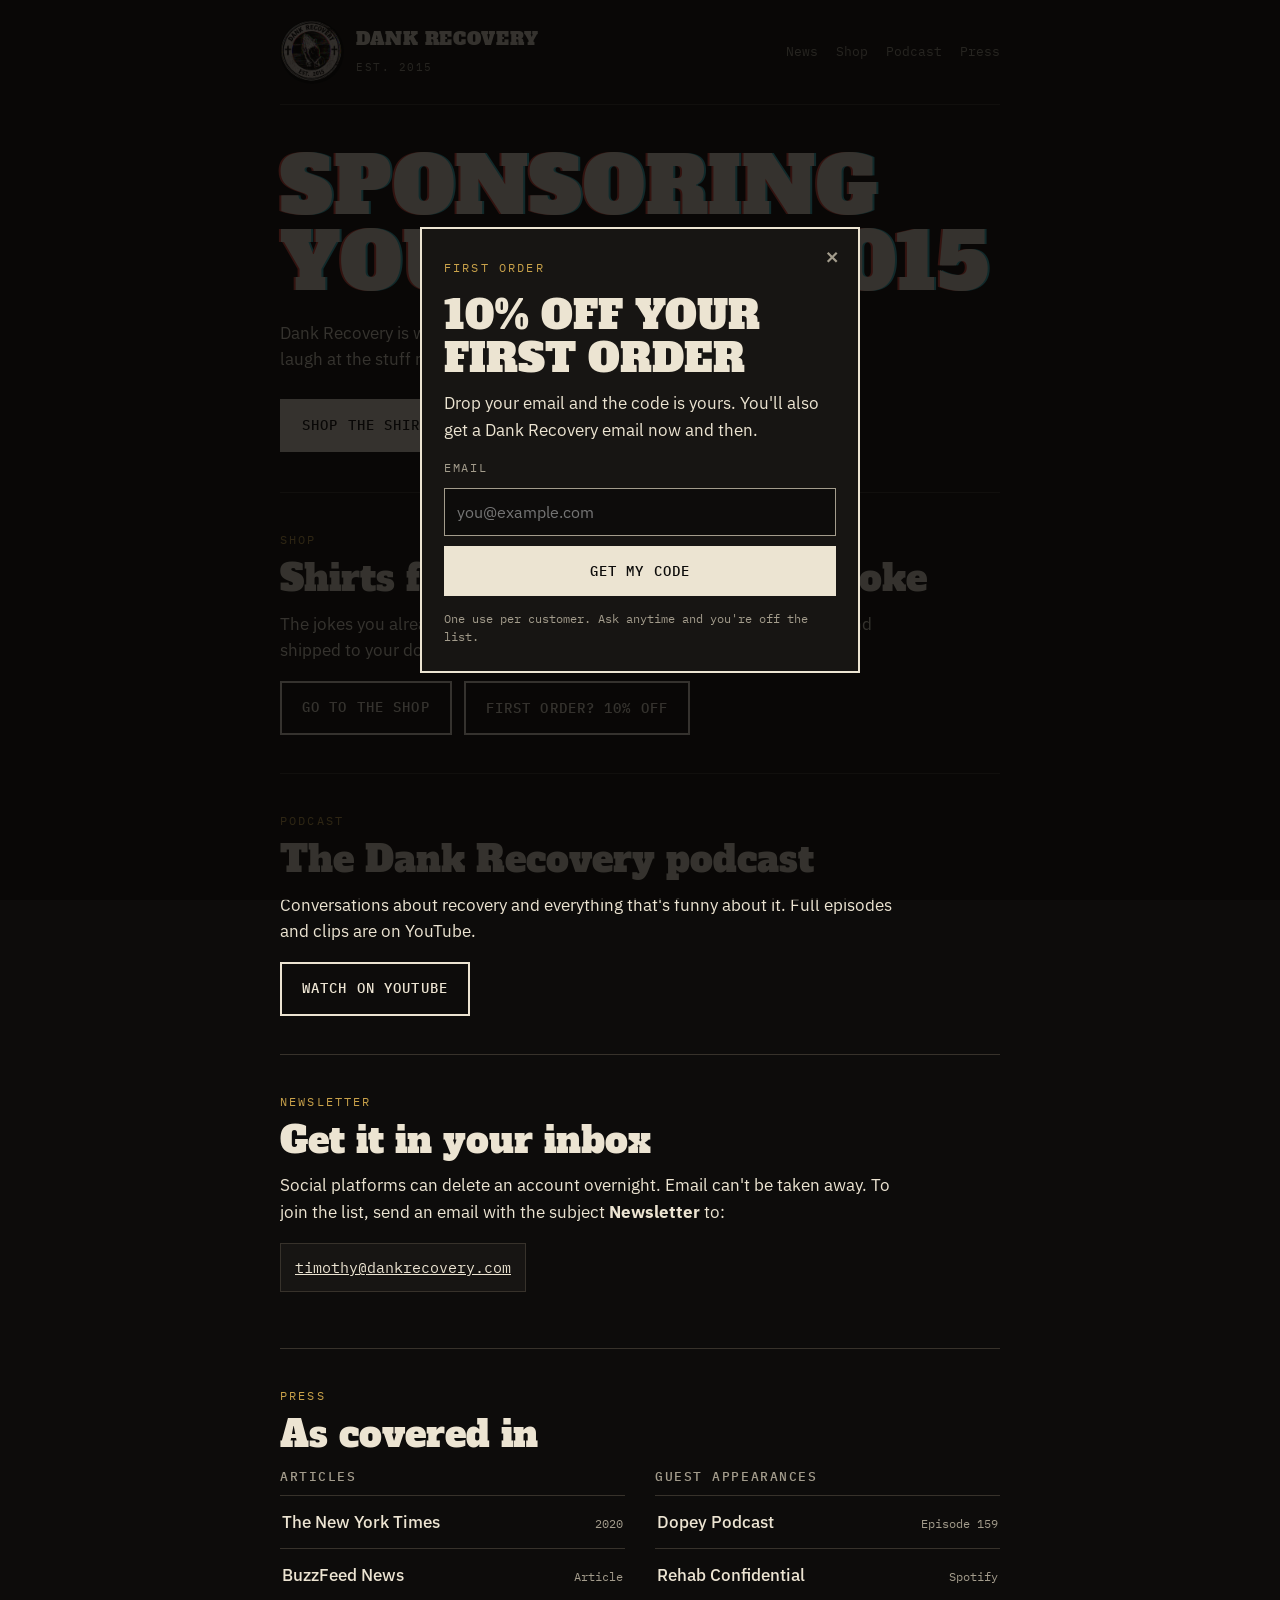
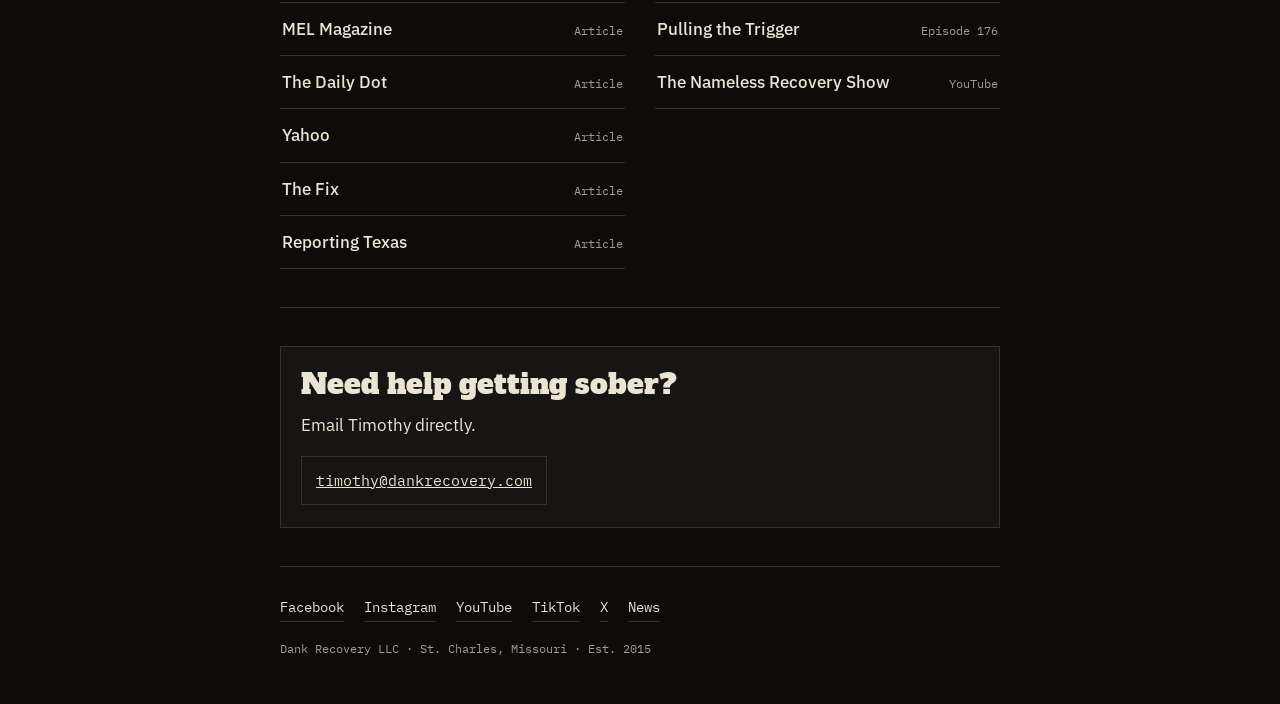
<file: index.html>
<!DOCTYPE html>
<html lang="en">
<head>
<meta charset="utf-8">
<meta name="viewport" content="width=device-width, initial-scale=1">
<title>Dank Recovery</title>
<meta name="description" content="Dank Recovery: sponsoring you since 2015. The podcast, the press and the shop.">
<link rel="canonical" href="https://dankrecovery.com/">
<link rel="icon" href="/logo.jpg">
<meta property="og:title" content="Dank Recovery">
<meta property="og:description" content="Sponsoring you since 2015. The podcast, the press and the shop.">
<meta property="og:image" content="https://dankrecovery.com/logo.jpg">
<meta property="og:url" content="https://dankrecovery.com/">
<link rel="preconnect" href="https://fonts.googleapis.com">
<link rel="preconnect" href="https://fonts.gstatic.com" crossorigin>
<link href="https://fonts.googleapis.com/css2?family=Alfa+Slab+One&family=IBM+Plex+Mono:wght@400;500&family=IBM+Plex+Sans:wght@400;500;600&display=swap" rel="stylesheet">
<style>
  /* Layout idea: one left-aligned column like a photocopied meeting flyer; ruled sections, stamped labels, a coin seal in the header. Single dark theme by choice. */
  :root {
    color-scheme: dark;
    --ink: #0d0c0b;
    --panel: #171513;
    --bone: #ece4d2;
    --ash: #a39c8c;
    --rule: #37322b;
    --brass: #c9a24a;
    --ghost-a: #e0483c;
    --ghost-b: #35b8c4;
    --display: "Alfa Slab One", "Rockwell", "Georgia", serif;
    --body: "IBM Plex Sans", "Helvetica Neue", Arial, sans-serif;
    --mono: "IBM Plex Mono", "Courier New", monospace;
  }
  * { box-sizing: border-box; }
  html { -webkit-text-size-adjust: 100%; }
  body {
    margin: 0;
    background: var(--ink);
    color: var(--bone);
    font-family: var(--body);
    font-size: 17px;
    line-height: 1.55;
  }
  a { color: inherit; }
  a:focus-visible, button:focus-visible { outline: 2px solid var(--brass); outline-offset: 3px; }
  .wrap { max-width: 760px; margin: 0 auto; padding: 0 20px; }

  header.top {
    display: flex; align-items: center; justify-content: space-between; gap: 16px;
    padding: 20px 0; border-bottom: 1px solid var(--rule);
  }
  .brand { display: flex; align-items: center; gap: 12px; text-decoration: none; }
  .seal {
    width: 64px; height: 64px; flex: none; border-radius: 50%; display: block; object-fit: cover;
  }
  .brand-name { font-family: var(--display); font-size: 18px; letter-spacing: .04em; line-height: 1.1; }
  .brand-est { font-family: var(--mono); font-size: 11px; letter-spacing: .14em; color: var(--ash); }
  nav.top-nav { display: flex; flex-wrap: wrap; gap: 6px 18px; font-family: var(--mono); font-size: 13px; }
  nav.top-nav a { text-decoration: none; color: var(--ash); padding: 6px 0; }
  nav.top-nav a:hover { color: var(--bone); }

  .hero { padding: 44px 0 40px; border-bottom: 1px solid var(--rule); }
  h1 {
    font-family: var(--display); font-weight: 400;
    font-size: clamp(40px, 11vw, 78px); line-height: .98; letter-spacing: .01em;
    margin: 0 0 18px; text-wrap: balance; text-transform: uppercase;
    text-shadow: -2px 0 0 var(--ghost-a), 2px 0 0 var(--ghost-b);
  }
  .lede { max-width: 34em; margin: 0 0 26px; color: var(--bone); }
  .lede b { font-weight: 600; }
  .actions { display: flex; flex-wrap: wrap; gap: 12px; }
  .btn {
    display: inline-block; text-decoration: none; font-family: var(--mono); font-weight: 500;
    font-size: 14px; letter-spacing: .08em; text-transform: uppercase;
    padding: 14px 20px; border: 2px solid var(--bone);
  }
  .btn.primary { background: var(--bone); color: var(--ink); }
  .btn.primary:hover { background: var(--brass); border-color: var(--brass); }
  .btn:hover { border-color: var(--brass); color: var(--brass); }
  .btn.primary:hover { color: var(--ink); }

  section { padding: 38px 0; border-bottom: 1px solid var(--rule); }
  .label {
    font-family: var(--mono); font-size: 12px; letter-spacing: .18em; text-transform: uppercase;
    color: var(--brass); margin: 0 0 10px;
  }
  h2 {
    font-family: var(--display); font-weight: 400; font-size: clamp(26px, 6.5vw, 36px);
    line-height: 1.08; margin: 0 0 12px; text-wrap: balance;
  }
  section p { max-width: 36em; margin: 0 0 18px; }
  .muted { color: var(--ash); }
  .tag {
    display: inline-block; font-family: var(--mono); font-size: 11px; letter-spacing: .14em;
    text-transform: uppercase; border: 1px solid var(--brass); color: var(--brass);
    padding: 3px 8px; margin-left: 8px; vertical-align: middle; transform: rotate(-2deg);
  }
  .address {
    font-family: var(--mono); font-size: 15px; background: var(--panel);
    border: 1px solid var(--rule); padding: 12px 14px; display: inline-block; word-break: break-all;
  }

  ul.links { list-style: none; margin: 0; padding: 0; display: grid; gap: 0; }
  ul.links li { border-top: 1px solid var(--rule); }
  ul.links li:last-child { border-bottom: 1px solid var(--rule); }
  ul.links a {
    display: flex; justify-content: space-between; align-items: baseline; gap: 16px;
    padding: 13px 2px; text-decoration: none;
  }
  ul.links a:hover .name { color: var(--brass); }
  ul.links .name { font-weight: 500; }
  ul.links .meta { font-family: var(--mono); font-size: 12px; color: var(--ash); text-align: right; flex: none; }
  .cols { display: grid; gap: 30px; grid-template-columns: 1fr; }
  @media (min-width: 640px) { .cols { grid-template-columns: 1fr 1fr; } }
  h3 { font-family: var(--mono); font-weight: 500; font-size: 13px; letter-spacing: .12em; text-transform: uppercase; color: var(--ash); margin: 0 0 8px; }

  .help { background: var(--panel); border: 1px solid var(--rule); padding: 22px 20px; }
  .help h2 { font-size: clamp(22px, 5.5vw, 28px); }

  footer { padding: 30px 0 46px; }
  .social { display: flex; flex-wrap: wrap; gap: 8px 20px; font-family: var(--mono); font-size: 14px; margin-bottom: 18px; }
  .social a { text-decoration: none; border-bottom: 1px solid var(--rule); padding-bottom: 2px; }
  .social a:hover { color: var(--brass); border-color: var(--brass); }
  .fine { font-family: var(--mono); font-size: 12px; color: var(--ash); margin: 0; }

  /* Welcome-offer popup: same flyer language as the page (ruled panel, stamped label, slab headline). */
  button.btn { background: none; color: var(--bone); cursor: pointer; border-radius: 0; }
  button.btn.primary { background: var(--bone); color: var(--ink); }
  button.btn.primary:hover { background: var(--brass); border-color: var(--brass); color: var(--ink); }
  button.btn[disabled] { opacity: .6; cursor: default; }
  dialog.offer {
    width: min(92vw, 440px); padding: 0; border: 2px solid var(--bone);
    background: var(--panel); color: var(--bone);
  }
  dialog.offer::backdrop { background: rgba(8, 7, 6, .8); }
  .offer-body { position: relative; padding: 30px 22px 24px; }
  .offer-close {
    position: absolute; top: 4px; right: 4px; width: 44px; height: 44px;
    background: none; border: 0; color: var(--ash); cursor: pointer;
    font: 500 24px/1 var(--mono);
  }
  .offer-close:hover { color: var(--bone); }
  .offer h2 { font-size: clamp(30px, 9vw, 40px); text-transform: uppercase; margin: 0 0 10px; }
  .offer h2:focus { outline: none; }
  .offer p { margin: 0 0 16px; }
  .offer form { display: grid; gap: 10px; }
  .offer label { font-family: var(--mono); font-size: 12px; letter-spacing: .14em; text-transform: uppercase; color: var(--ash); }
  .offer input[type="email"] {
    width: 100%; font: 16px var(--body); padding: 13px 12px; border-radius: 0;
    background: var(--ink); color: var(--bone); border: 1px solid var(--ash);
  }
  .offer input[type="email"]:focus-visible { outline: 2px solid var(--brass); outline-offset: 2px; }
  .offer .btn { width: 100%; text-align: center; }
  .offer .fine { margin: 14px 0 0; }
  .offer .hp { position: absolute; left: -9999px; width: 1px; height: 1px; overflow: hidden; }
  .code {
    font-family: var(--mono); font-size: 26px; letter-spacing: .16em; text-align: center;
    border: 2px dashed var(--brass); color: var(--brass); padding: 14px 10px;
    -webkit-user-select: all; user-select: all;
  }
</style>
</head>
<body>
<div class="wrap">

  <header class="top">
    <a class="brand" href="#top" aria-label="Dank Recovery home">
      <img class="seal" src="/logo.jpg" width="64" height="64" alt="Dank Recovery seal">
      <span>
        <span class="brand-name">DANK RECOVERY</span><br>
        <span class="brand-est">EST. 2015</span>
      </span>
    </a>
    <nav class="top-nav" aria-label="Sections">
      <a href="/news/">News</a>
      <a href="https://shop.dankrecovery.com/">Shop</a>
      <a href="#podcast">Podcast</a>
      <a href="#press">Press</a>
    </nav>
  </header>

  <main id="top">
    <div class="hero">
      <h1>Sponsoring you since 2015</h1>
      <p class="lede">Dank Recovery is where <b>693,000 people</b> in and around recovery come to laugh at the stuff nobody else gets. Posts, a podcast, and now shirts.</p>
      <div class="actions">
        <a class="btn primary" href="https://shop.dankrecovery.com/">Shop the shirts</a>
        <a class="btn" href="https://www.youtube.com/dankrecovery">Watch the podcast</a>
      </div>
    </div>

    <section id="shop">
      <p class="label">Shop</p>
      <h2>Shirts for people who get the joke</h2>
      <p>The jokes you already send your sponsor, printed on shirts. Made to order and shipped to your door.</p>
      <div class="actions">
        <a class="btn" href="https://shop.dankrecovery.com/">Go to the shop</a>
        <button class="btn" type="button" data-offer-open hidden>First order? 10% off</button>
      </div>
    </section>

    <section id="podcast">
      <p class="label">Podcast</p>
      <h2>The Dank Recovery podcast</h2>
      <p>Conversations about recovery and everything that's funny about it. Full episodes and clips are on YouTube.</p>
      <a class="btn" href="https://www.youtube.com/dankrecovery">Watch on YouTube</a>
    </section>

    <section id="newsletter">
      <p class="label">Newsletter</p>
      <h2>Get it in your inbox</h2>
      <p>Social platforms can delete an account overnight. Email can't be taken away. To join the list, send an email with the subject <b>Newsletter</b> to:</p>
      <p><a class="address" href="mailto:timothy@dankrecovery.com?subject=Newsletter">timothy@dankrecovery.com</a></p>
    </section>

    <section id="press">
      <p class="label">Press</p>
      <h2>As covered in</h2>
      <div class="cols">
        <div>
          <h3>Articles</h3>
          <ul class="links">
            <li><a href="https://www.nytimes.com/2020/09/23/style/recovery-memes.html"><span class="name">The New York Times</span><span class="meta">2020</span></a></li>
            <li><a href="https://www.buzzfeednews.com/amphtml/derekgardner/this-edgy-instagram-account-is-giving-people-affected-by"><span class="name">BuzzFeed News</span><span class="meta">Article</span></a></li>
            <li><a href="https://melmagazine.com/en-us/story/dank-recovery-memes-and-the-quest-to-find-humor-in-addiction"><span class="name">MEL Magazine</span><span class="meta">Article</span></a></li>
            <li><a href="https://www.dailydot.com/irl/dank-recovery-memes/"><span class="name">The Daily Dot</span><span class="meta">Article</span></a></li>
            <li><a href="https://www.yahoo.com/lifestyle/recovery-meme-accounts-humor-shed-153538871.html"><span class="name">Yahoo</span><span class="meta">Article</span></a></li>
            <li><a href="https://www.thefix.com/dank-recovery-memes-and-healing-power-humor"><span class="name">The Fix</span><span class="meta">Article</span></a></li>
            <li><a href="https://reportingtexas.com/fighting-addiction-one-dank-meme-at-a-time/"><span class="name">Reporting Texas</span><span class="meta">Article</span></a></li>
          </ul>
        </div>
        <div>
          <h3>Guest appearances</h3>
          <ul class="links">
            <li><a href="https://dopeypodcast.podbean.com/e/dopey159a-dopeymarathonlinda-heroinoverdosing-onthe-mississippiwithjeremy-and-buzz-weed-marc-marontimfromdankrecovery-memeson-selling-organsdrugsand/"><span class="name">Dopey Podcast</span><span class="meta">Episode 159</span></a></li>
            <li><a href="https://open.spotify.com/episode/2wEBMOQjkneJYwft8K1tZ4"><span class="name">Rehab Confidential</span><span class="meta">Spotify</span></a></li>
            <li><a href="https://m.soundcloud.com/pullingthetrigger/episode-176-tim-kavanagh-creator-of-dank-recovery-memes"><span class="name">Pulling the Trigger</span><span class="meta">Episode 176</span></a></li>
            <li><a href="https://youtu.be/v4PoFjQ8Orw"><span class="name">The Nameless Recovery Show</span><span class="meta">YouTube</span></a></li>
          </ul>
        </div>
      </div>
    </section>

    <section id="help">
      <div class="help">
        <h2>Need help getting sober?</h2>
        <p>Email Timothy directly.</p>
        <p style="margin-bottom:0"><a class="address" href="mailto:timothy@dankrecovery.com">timothy@dankrecovery.com</a></p>
      </div>
    </section>
  </main>

  <footer>
    <nav class="social" aria-label="Social accounts">
      <a href="https://www.facebook.com/DankRecovery">Facebook</a>
      <a href="https://www.instagram.com/dankrecovered">Instagram</a>
      <a href="https://www.youtube.com/dankrecovery">YouTube</a>
      <a href="https://www.tiktok.com/@dankrecovery">TikTok</a>
      <a href="https://twitter.com/dankrecovery">X</a>
      <a href="/news/">News</a>
    </nav>
    <p class="fine">Dank Recovery LLC · St. Charles, Missouri · Est. 2015</p>
  </footer>

</div>

<dialog class="offer" id="offer" aria-labelledby="offer-title">
  <div class="offer-body">
    <button class="offer-close" type="button" data-offer-close aria-label="Close">&times;</button>

    <div id="offer-ask">
      <p class="label" id="offer-label">First order</p>
      <h2 id="offer-title" tabindex="-1" autofocus>10% off your first order</h2>
      <p id="offer-pitch">Drop your email and the code is yours. You'll also get a Dank Recovery email now and then.</p>
      <form id="offer-form" novalidate>
        <label for="offer-email">Email</label>
        <input id="offer-email" name="email" type="email" autocomplete="email" inputmode="email" placeholder="you@example.com" required>
        <div class="hp" aria-hidden="true"><label>Leave this empty <input type="text" name="_honey" tabindex="-1" autocomplete="off"></label></div>
        <p class="fine" id="offer-error" role="alert" hidden>Enter a valid email address to get the code.</p>
        <button class="btn primary" type="submit">Get my code</button>
      </form>
      <p class="fine" id="offer-terms">One use per customer. Ask anytime and you're off the list.</p>
    </div>

    <div id="offer-done" hidden>
      <p class="label">You're in</p>
      <h2 id="offer-done-title" tabindex="-1">Here's your code</h2>
      <p class="code" id="offer-code">WELCOME10</p>
      <a class="btn primary" id="offer-link" href="https://shop.dankrecovery.com/promo/WELCOME10">Shop with 10% off</a>
      <p class="fine">That button applies it for you. Or type the code at checkout.</p>
    </div>
  </div>
</dialog>

<script>
(function () {
  // Where signups are sent: a Google Apps Script web app that adds a row to the "Dank Recovery Email Signups" sheet.
  var ENDPOINT = 'https://script.google.com/macros/s/AKfycbyEt3vbVzJD7ltwRnEnwiYEEIGz453PrwWQ8f9dHvfg3XHEx8GCQePpcfzzDBb7BaFuDw/exec';
  var KEY = 'dr_offer';
  var SNOOZE_MS = 14 * 24 * 60 * 60 * 1000; // after a dismissal, stay quiet for two weeks

  var dlg = document.getElementById('offer');
  if (!dlg || typeof dlg.showModal !== 'function') return;

  var ask = document.getElementById('offer-ask');
  var done = document.getElementById('offer-done');
  var form = document.getElementById('offer-form');
  var email = document.getElementById('offer-email');
  var error = document.getElementById('offer-error');
  var submit = form.querySelector('button[type="submit"]');

  // Black Friday sale: for these four days the popup hands out the sale code instead of the welcome code.
  // Outside the window nothing changes, so there is nothing to undo when the sale ends.
  var SALE = {
    code: 'BLACKOUT15',
    start: Date.parse('2026-11-27T00:00:00-06:00'), // Friday 12:00am Central
    end: Date.parse('2026-12-01T00:00:00-06:00')    // Monday midnight Central
  };
  var onSale = Date.now() >= SALE.start && Date.now() < SALE.end;
  if (onSale) {
    document.getElementById('offer-label').textContent = 'Black Friday';
    document.getElementById('offer-title').textContent = '15% off everything';
    document.getElementById('offer-pitch').textContent = "Drop your email and the code is yours. Good through Monday night. You'll also get a Dank Recovery email now and then.";
    document.getElementById('offer-terms').textContent = "Ends Monday at midnight Central. Ask anytime and you're off the list.";
    document.getElementById('offer-code').textContent = SALE.code;
    var link = document.getElementById('offer-link');
    link.href = 'https://shop.dankrecovery.com/promo/' + SALE.code;
    link.textContent = 'Shop with 15% off';
    Array.prototype.forEach.call(document.querySelectorAll('[data-offer-open]'), function (el) {
      el.textContent = 'Black Friday: 15% off';
    });
  }

  function read() { try { return JSON.parse(localStorage.getItem(KEY)) || {}; } catch (e) { return {}; } }
  function write(v) { try { localStorage.setItem(KEY, JSON.stringify(v)); } catch (e) {} }

  function showCode() {
    ask.hidden = true;
    done.hidden = false;
    document.getElementById('offer-done-title').focus();
  }

  function open(auto) {
    if (dlg.open) return;
    var s = read();
    // A dismissal from before the sale doesn't count against the sale offer.
    var snoozed = s.dismissed && Date.now() - s.dismissed < SNOOZE_MS && !(onSale && s.dismissed < SALE.start);
    if (auto && (s.joined || snoozed)) return;
    dlg.showModal();
    if (s.joined) showCode();
  }

  dlg.addEventListener('close', function () {
    var s = read();
    if (!s.joined) { s.dismissed = Date.now(); write(s); }
  });
  dlg.addEventListener('click', function (e) { if (e.target === dlg) dlg.close(); });
  dlg.querySelector('[data-offer-close]').addEventListener('click', function () { dlg.close(); });

  Array.prototype.forEach.call(document.querySelectorAll('[data-offer-open]'), function (el) {
    el.hidden = false;
    el.addEventListener('click', function () { open(false); });
  });

  // Auto-open once the visitor has settled in: 8 seconds, or a third of the way down the page.
  var timer = setTimeout(function () { open(true); }, 8000);
  function onScroll() {
    var max = document.documentElement.scrollHeight - window.innerHeight;
    if (max > 0 && window.scrollY / max > 0.33) {
      window.removeEventListener('scroll', onScroll);
      clearTimeout(timer);
      open(true);
    }
  }
  window.addEventListener('scroll', onScroll, { passive: true });

  form.addEventListener('submit', function (e) {
    e.preventDefault();
    var value = email.value.trim();
    if (!value || !email.checkValidity()) {
      error.hidden = false;
      email.setAttribute('aria-invalid', 'true');
      email.focus();
      return;
    }
    error.hidden = true;
    email.removeAttribute('aria-invalid');
    submit.disabled = true;
    submit.textContent = 'Sending…';

    function finish() {
      var s = read(); s.joined = true; write(s);
      showCode();
    }

    // Form-encoded with no-cors: Apps Script accepts it without a preflight. The reply can't be read, and isn't needed.
    var body = new URLSearchParams();
    body.set('email', value);
    body.set('source', 'welcome-popup');
    body.set('_honey', form.elements['_honey'].value);
    fetch(ENDPOINT, { method: 'POST', mode: 'no-cors', body: body })
      .then(finish, finish); // the visitor kept their side of the deal, so they get the code either way
  });
})();
</script>
</body>
</html>
</file>
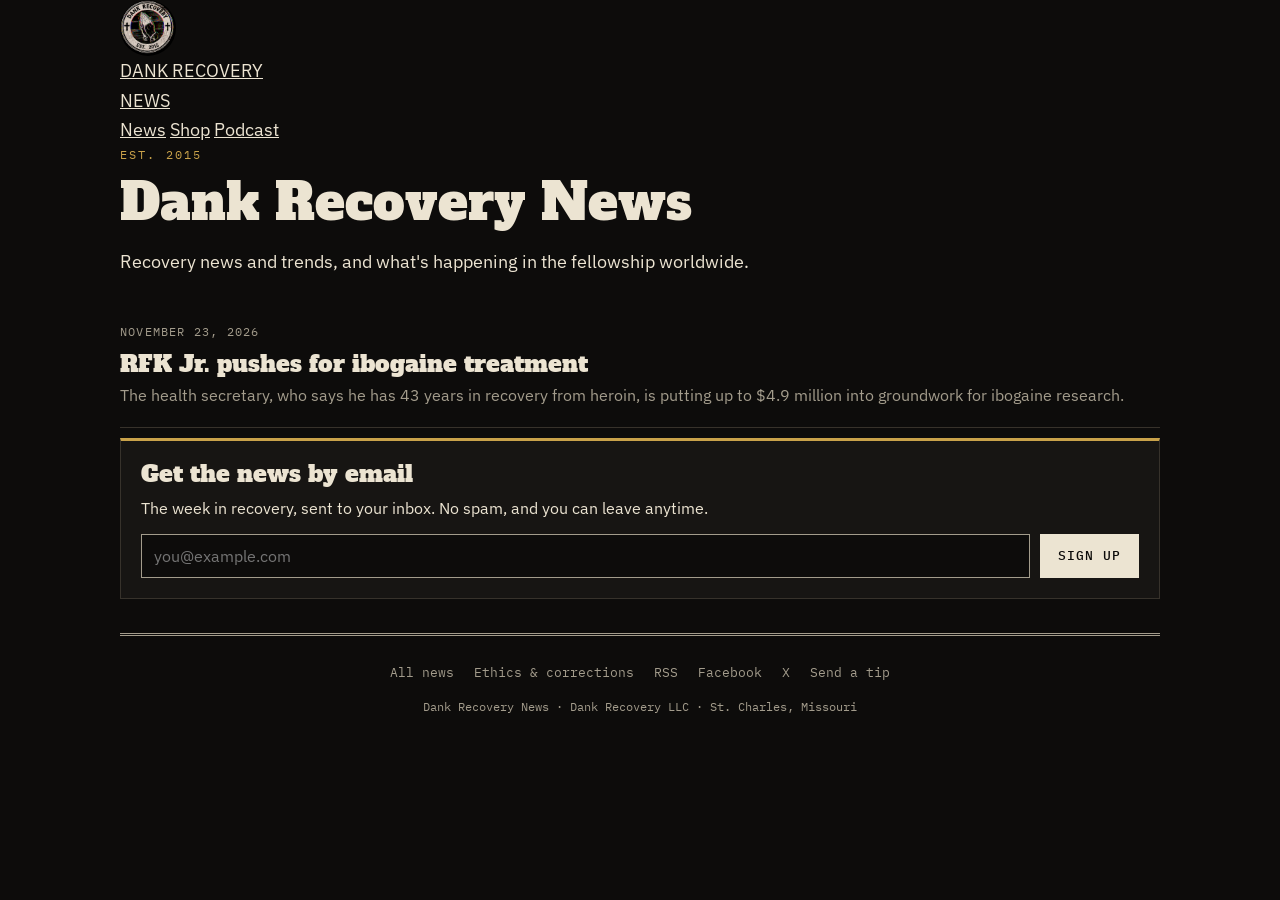
<file: news/index.html>
<!DOCTYPE html>
<html lang="en">
<head>
<meta charset="utf-8">
<meta name="viewport" content="width=device-width, initial-scale=1">
<link rel="icon" href="/logo.jpg">
<link rel="alternate" type="application/rss+xml" title="Dank Recovery News" href="/news/feed.xml">
<link rel="preconnect" href="https://fonts.googleapis.com">
<link rel="preconnect" href="https://fonts.gstatic.com" crossorigin>
<link href="https://fonts.googleapis.com/css2?family=Alfa+Slab+One&family=IBM+Plex+Mono:wght@400;500&family=IBM+Plex+Sans:wght@400;500;600&display=swap" rel="stylesheet">
<link rel="stylesheet" href="/news/news.css">
<title>Dank Recovery News</title>
<meta name="description" content="Recovery news and trends, and what's happening in the fellowship worldwide.">
<link rel="canonical" href="https://dankrecovery.com/news/">
<meta property="og:type" content="website">
<meta property="og:site_name" content="Dank Recovery News">
<meta property="og:title" content="Dank Recovery News">
<meta property="og:description" content="Recovery news and trends, and what's happening in the fellowship worldwide.">
<meta property="og:url" content="https://dankrecovery.com/news/">
<meta property="og:image" content="https://dankrecovery.com/news/card.png">
<meta property="og:image:width" content="1200">
<meta property="og:image:height" content="630">
<meta name="twitter:card" content="summary_large_image">
<meta name="twitter:site" content="@dankrecovery">
<meta name="twitter:image" content="https://dankrecovery.com/news/card.png">
</head>
<body>
<div class="wrap">
  <header class="top">
    <a class="brand" href="/" aria-label="Dank Recovery home">
      <img class="seal" src="/logo.jpg" width="52" height="52" alt="Dank Recovery seal">
      <span><span class="brand-name">DANK RECOVERY</span><br><span class="brand-est">NEWS</span></span>
    </a>
    <nav class="top-nav" aria-label="Sections">
      <a href="/news/" aria-current="page">News</a>
      <a href="https://shop.dankrecovery.com/">Shop</a>
      <a href="/#podcast">Podcast</a>
    </nav>
  </header>
  <main>
    <div class="masthead">
      <p class="label">Est. 2015</p>
      <h1>Dank Recovery News</h1>
      <p>Recovery news and trends, and what's happening in the fellowship worldwide.</p>
    </div>
    <section aria-label="Latest stories">
      <ul class="stories">
        <li><a href="/news/rfk-jr-pushes-for-ibogaine-treatment/"><span class="when">November 23, 2026</span>
          <span class="title">RFK Jr. pushes for ibogaine treatment</span><span class="sub">The health secretary, who says he has 43 years in recovery from heroin, is putting up to $4.9 million into groundwork for ibogaine research.</span></a></li>
      </ul>
    </section>
    <aside class="signup" aria-labelledby="signup-title">
      <h2 id="signup-title">Get the news by email</h2>
      <p>The week in recovery, sent to your inbox. No spam, and you can leave anytime.</p>
      <form id="signup" novalidate>
        <label class="hp" aria-hidden="true">Leave this empty <input type="text" name="_honey" tabindex="-1" autocomplete="off"></label>
        <input type="email" name="email" autocomplete="email" inputmode="email" placeholder="you@example.com" aria-label="Email" required>
        <button class="btn primary" type="submit">Sign up</button>
      </form>
      <p class="msg" id="signup-msg" role="status" hidden></p>
    </aside>
    <script>
    (function () {
      var f = document.getElementById('signup'), msg = document.getElementById('signup-msg');
      if (!f) return;
      f.addEventListener('submit', function (ev) {
        ev.preventDefault();
        var em = f.elements.email;
        if (!em.value.trim() || !em.checkValidity()) { msg.hidden = false; msg.textContent = 'Enter a valid email address.'; em.focus(); return; }
        var b = new URLSearchParams();
        b.set('email', em.value.trim()); b.set('source', 'news'); b.set('_honey', f.elements._honey.value);
        f.querySelector('button').disabled = true;
        function done() { f.hidden = true; msg.hidden = false; msg.textContent = "You're on the list."; }
        fetch('https://script.google.com/macros/s/AKfycbyEt3vbVzJD7ltwRnEnwiYEEIGz453PrwWQ8f9dHvfg3XHEx8GCQePpcfzzDBb7BaFuDw/exec', { method: 'POST', mode: 'no-cors', body: b }).then(done, done);
      });
    })();
    </script>
  </main>
  <footer>
    <nav class="foot-links" aria-label="More">
      <a href="/news/">All news</a>
      <a href="/news/ethics/">Ethics &amp; corrections</a>
      <a href="/news/feed.xml">RSS</a>
      <a href="https://www.facebook.com/DankRecovery">Facebook</a>
      <a href="https://twitter.com/dankrecovery">X</a>
      <a href="mailto:timothy@dankrecovery.com?subject=News%20tip">Send a tip</a>
    </nav>
    <p class="fine">Dank Recovery News · Dank Recovery LLC · St. Charles, Missouri</p>
  </footer>
</div>
</body>
</html>
</file>
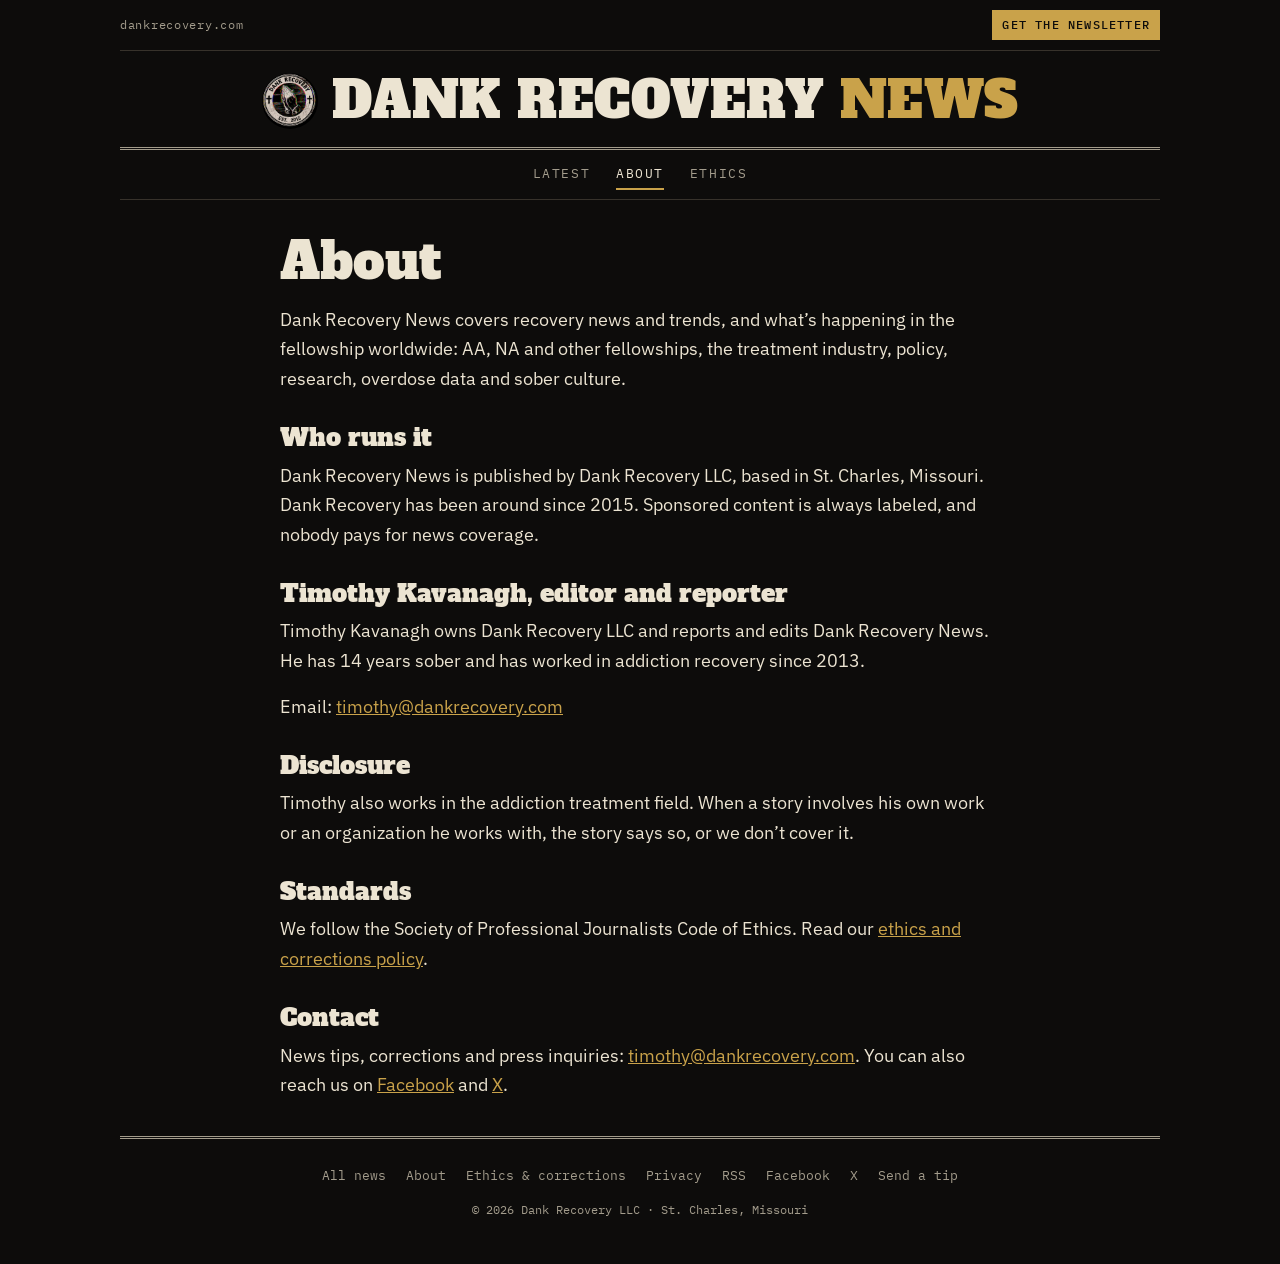
<file: news/about/index.html>
<!DOCTYPE html>
<html lang="en">
<head>
<meta charset="utf-8">
<meta name="viewport" content="width=device-width, initial-scale=1">
<link rel="icon" href="/logo.jpg">
<link rel="alternate" type="application/rss+xml" title="Dank Recovery News" href="/news/feed.xml">
<link rel="preconnect" href="https://fonts.googleapis.com">
<link rel="preconnect" href="https://fonts.gstatic.com" crossorigin>
<link href="https://fonts.googleapis.com/css2?family=Alfa+Slab+One&family=IBM+Plex+Mono:wght@400;500&family=IBM+Plex+Sans:wght@400;500;600&display=swap" rel="stylesheet">
<link rel="stylesheet" href="/news/news.css">
<title>About | Dank Recovery News</title>
<meta name="description" content="Who runs Dank Recovery News, who writes it, and how to reach us.">
<link rel="canonical" href="https://dankrecovery.com/news/about/">
<meta property="og:type" content="website">
<meta property="og:site_name" content="Dank Recovery News">
<meta property="og:title" content="About | Dank Recovery News">
<meta property="og:description" content="Who runs Dank Recovery News, who writes it, and how to reach us.">
<meta property="og:url" content="https://dankrecovery.com/news/about/">
<meta property="og:image" content="https://dankrecovery.com/news/card.png">
<meta property="og:image:width" content="1200">
<meta property="og:image:height" content="630">
<meta name="twitter:card" content="summary_large_image">
<meta name="twitter:site" content="@dankrecovery">
<meta name="twitter:image" content="https://dankrecovery.com/news/card.png">
<script type="application/ld+json">{"@context": "https://schema.org", "@type": "NewsMediaOrganization", "name": "Dank Recovery News", "url": "https://dankrecovery.com/news/", "logo": "https://dankrecovery.com/logo.jpg", "email": "timothy@dankrecovery.com", "publishingPrinciples": "https://dankrecovery.com/news/ethics/", "correctionsPolicy": "https://dankrecovery.com/news/ethics/", "parentOrganization": {"@type": "Organization", "name": "Dank Recovery LLC", "url": "https://dankrecovery.com/"}, "founder": {"@type": "Person", "name": "Timothy Kavanagh", "url": "https://dankrecovery.com/news/about/#timothy-kavanagh"}, "sameAs": ["https://www.facebook.com/DankRecovery", "https://twitter.com/dankrecovery"]}</script>
</head>
<body>
<div class="wrap">
  <header class="plate">
    <div class="plate-top">
      <a href="/">dankrecovery.com</a>
      <a class="plate-sub" href="#signup-title">Get the newsletter</a>
    </div>
    <a class="plate-name" href="/news/" aria-label="Dank Recovery News front page">
      <img class="seal" src="/logo.jpg" width="56" height="56" alt="">
      <span>Dank Recovery <b>News</b></span>
    </a>
    <nav class="sections" aria-label="Sections">
      <a href="/news/">Latest</a>
      <a href="/news/about/" aria-current="page">About</a>
      <a href="/news/ethics/">Ethics</a>
    </nav>
  </header>
  <main class="col page">
    <h1>About</h1>
<p>Dank Recovery News covers recovery news and trends, and what&rsquo;s happening in the fellowship worldwide: AA, NA and other fellowships, the treatment industry, policy, research, overdose data and sober culture.</p>
<h2>Who runs it</h2>
<p>Dank Recovery News is published by Dank Recovery LLC, based in St. Charles, Missouri. Dank Recovery has been around since 2015. Sponsored content is always labeled, and nobody pays for news coverage.</p>
<h2 id="timothy-kavanagh">Timothy Kavanagh, editor and reporter</h2>
<p>Timothy Kavanagh owns Dank Recovery LLC and reports and edits Dank Recovery News. He has 14 years sober and has worked in addiction recovery since 2013.</p>
<p>Email: <a href="mailto:timothy@dankrecovery.com">timothy@dankrecovery.com</a></p>
<h2>Disclosure</h2>
<p>Timothy also works in the addiction treatment field. When a story involves his own work or an organization he works with, the story says so, or we don&rsquo;t cover it.</p>
<h2>Standards</h2>
<p>We follow the Society of Professional Journalists Code of Ethics. Read our <a href="/news/ethics/">ethics and corrections policy</a>.</p>
<h2>Contact</h2>
<p>News tips, corrections and press inquiries: <a href="mailto:timothy@dankrecovery.com">timothy@dankrecovery.com</a>. You can also reach us on <a href="https://www.facebook.com/DankRecovery">Facebook</a> and <a href="https://twitter.com/dankrecovery">X</a>.</p>
  </main>
  <footer>
    <nav class="foot-links" aria-label="More">
      <a href="/news/">All news</a>
      <a href="/news/about/">About</a>
      <a href="/news/ethics/">Ethics &amp; corrections</a>
      <a href="/news/privacy/">Privacy</a>
      <a href="/news/feed.xml">RSS</a>
      <a href="https://www.facebook.com/DankRecovery">Facebook</a>
      <a href="https://twitter.com/dankrecovery">X</a>
      <a href="mailto:timothy@dankrecovery.com?subject=News%20tip">Send a tip</a>
    </nav>
    <p class="fine">&copy; 2026 Dank Recovery LLC · St. Charles, Missouri</p>
  </footer>
</div>
</body>
</html>
</file>
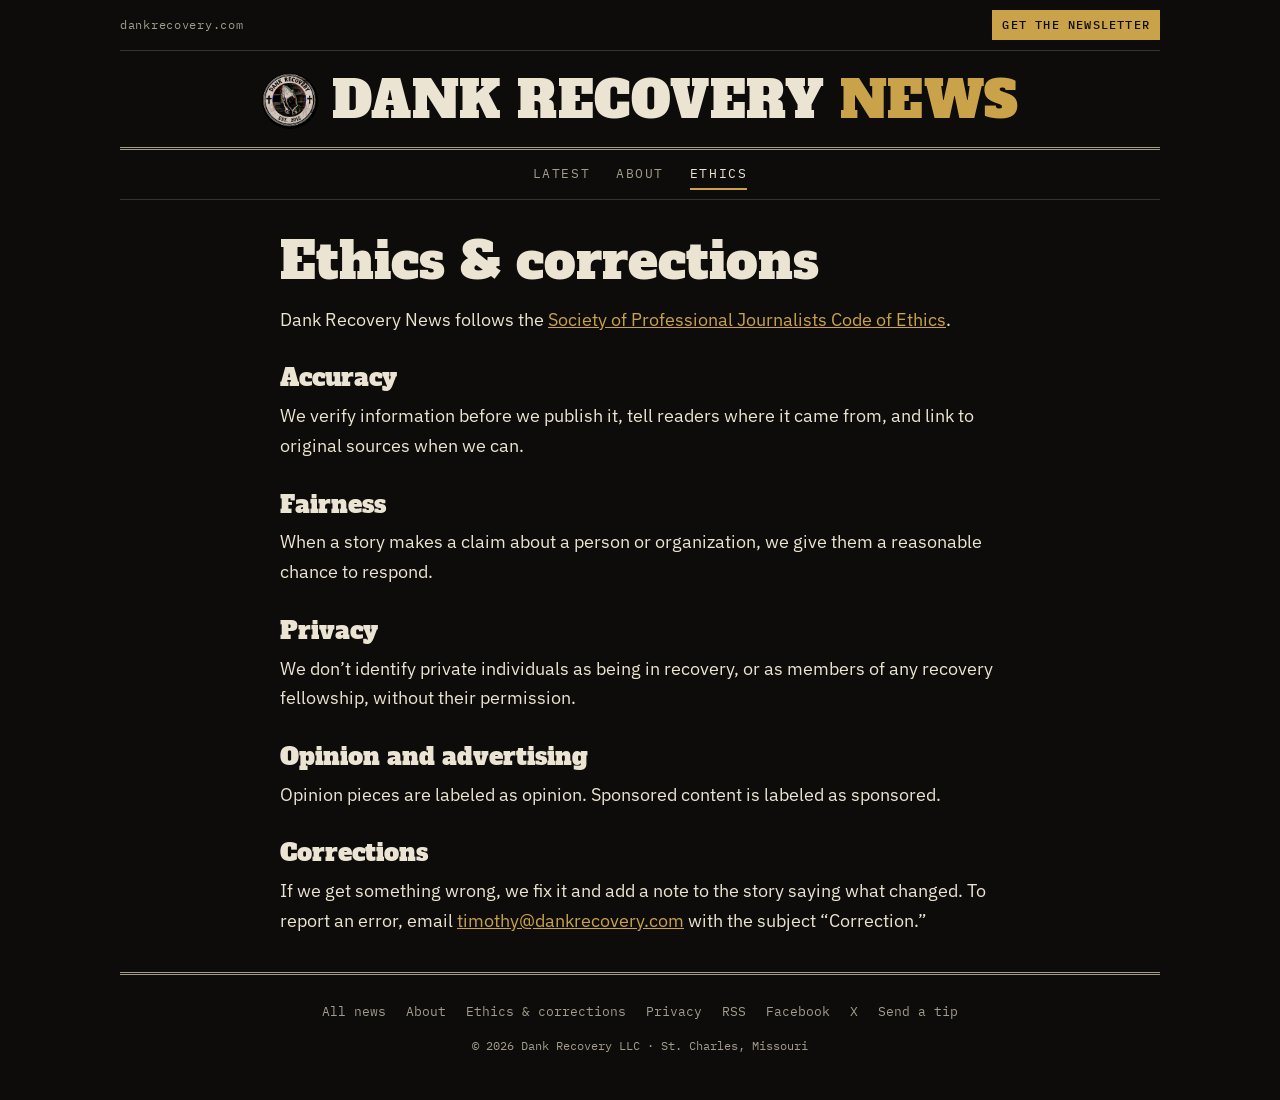
<file: news/ethics/index.html>
<!DOCTYPE html>
<html lang="en">
<head>
<meta charset="utf-8">
<meta name="viewport" content="width=device-width, initial-scale=1">
<link rel="icon" href="/logo.jpg">
<link rel="alternate" type="application/rss+xml" title="Dank Recovery News" href="/news/feed.xml">
<link rel="preconnect" href="https://fonts.googleapis.com">
<link rel="preconnect" href="https://fonts.gstatic.com" crossorigin>
<link href="https://fonts.googleapis.com/css2?family=Alfa+Slab+One&family=IBM+Plex+Mono:wght@400;500&family=IBM+Plex+Sans:wght@400;500;600&display=swap" rel="stylesheet">
<link rel="stylesheet" href="/news/news.css">
<title>Ethics &amp; corrections | Dank Recovery News</title>
<meta name="description" content="The standards Dank Recovery News follows, and how to request a correction.">
<link rel="canonical" href="https://dankrecovery.com/news/ethics/">
<meta property="og:type" content="website">
<meta property="og:site_name" content="Dank Recovery News">
<meta property="og:title" content="Ethics &amp; corrections | Dank Recovery News">
<meta property="og:description" content="The standards Dank Recovery News follows, and how to request a correction.">
<meta property="og:url" content="https://dankrecovery.com/news/ethics/">
<meta property="og:image" content="https://dankrecovery.com/news/card.png">
<meta property="og:image:width" content="1200">
<meta property="og:image:height" content="630">
<meta name="twitter:card" content="summary_large_image">
<meta name="twitter:site" content="@dankrecovery">
<meta name="twitter:image" content="https://dankrecovery.com/news/card.png">
</head>
<body>
<div class="wrap">
  <header class="plate">
    <div class="plate-top">
      <a href="/">dankrecovery.com</a>
      <a class="plate-sub" href="#signup-title">Get the newsletter</a>
    </div>
    <a class="plate-name" href="/news/" aria-label="Dank Recovery News front page">
      <img class="seal" src="/logo.jpg" width="56" height="56" alt="">
      <span>Dank Recovery <b>News</b></span>
    </a>
    <nav class="sections" aria-label="Sections">
      <a href="/news/">Latest</a>
      <a href="/news/about/">About</a>
      <a href="/news/ethics/" aria-current="page">Ethics</a>
    </nav>
  </header>
  <main class="col page">
    <h1>Ethics &amp; corrections</h1>
<p>Dank Recovery News follows the <a href="https://www.spj.org/ethicscode.asp">Society of Professional Journalists Code of Ethics</a>.</p>
<h2>Accuracy</h2>
<p>We verify information before we publish it, tell readers where it came from, and link to original sources when we can.</p>
<h2>Fairness</h2>
<p>When a story makes a claim about a person or organization, we give them a reasonable chance to respond.</p>
<h2>Privacy</h2>
<p>We don&rsquo;t identify private individuals as being in recovery, or as members of any recovery fellowship, without their permission.</p>
<h2>Opinion and advertising</h2>
<p>Opinion pieces are labeled as opinion. Sponsored content is labeled as sponsored.</p>
<h2>Corrections</h2>
<p>If we get something wrong, we fix it and add a note to the story saying what changed. To report an error, email <a href="mailto:timothy@dankrecovery.com?subject=Correction">timothy@dankrecovery.com</a> with the subject &ldquo;Correction.&rdquo;</p>
  </main>
  <footer>
    <nav class="foot-links" aria-label="More">
      <a href="/news/">All news</a>
      <a href="/news/about/">About</a>
      <a href="/news/ethics/">Ethics &amp; corrections</a>
      <a href="/news/privacy/">Privacy</a>
      <a href="/news/feed.xml">RSS</a>
      <a href="https://www.facebook.com/DankRecovery">Facebook</a>
      <a href="https://twitter.com/dankrecovery">X</a>
      <a href="mailto:timothy@dankrecovery.com?subject=News%20tip">Send a tip</a>
    </nav>
    <p class="fine">&copy; 2026 Dank Recovery LLC · St. Charles, Missouri</p>
  </footer>
</div>
</body>
</html>
</file>
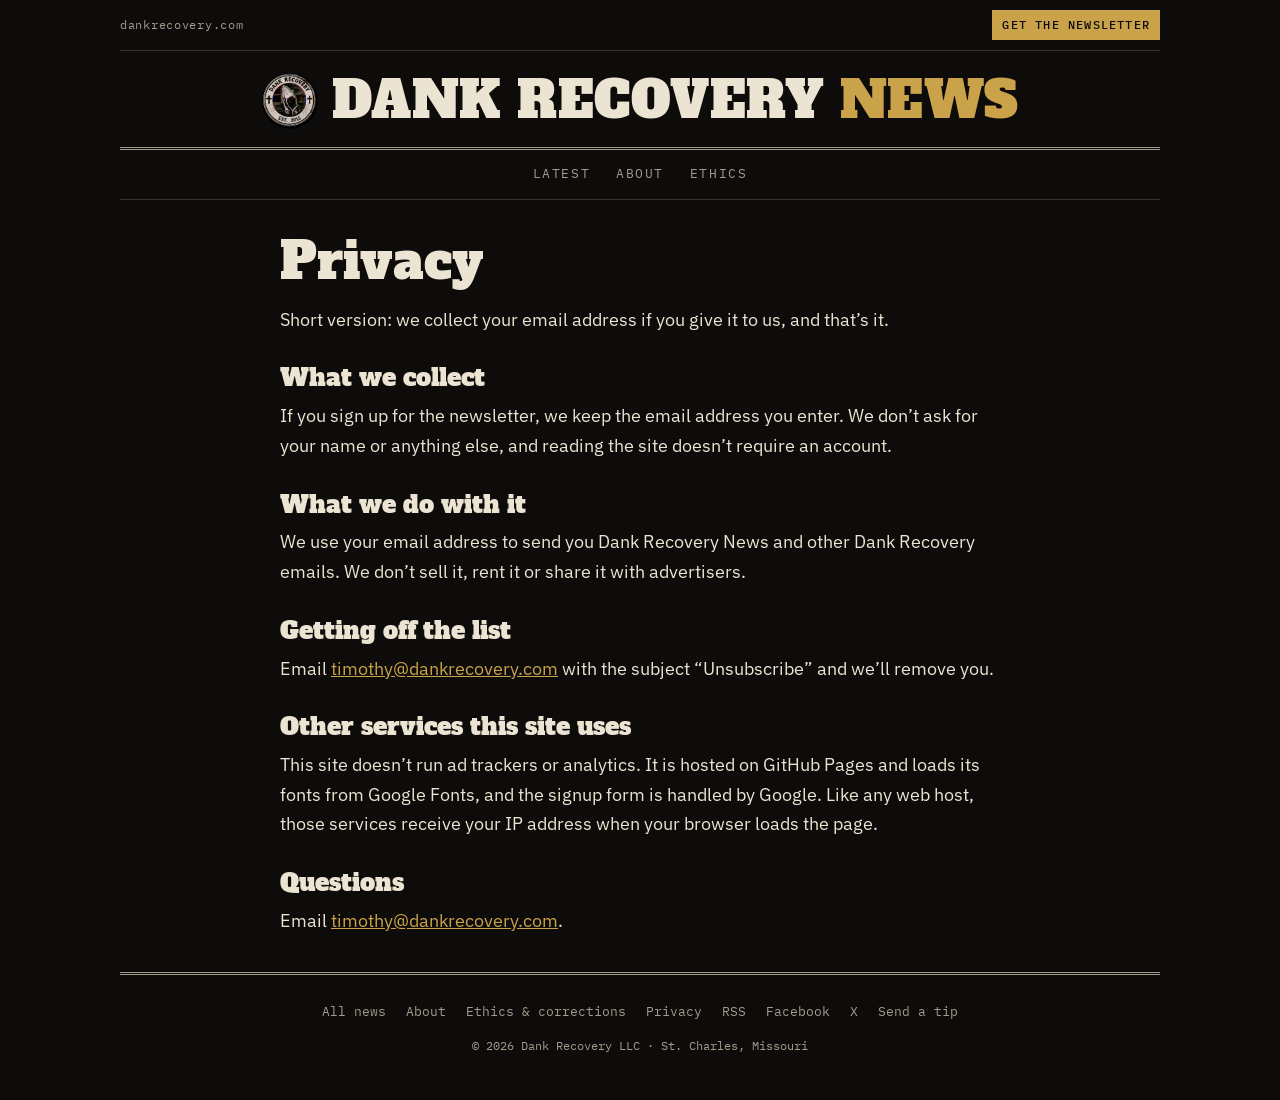
<file: news/privacy/index.html>
<!DOCTYPE html>
<html lang="en">
<head>
<meta charset="utf-8">
<meta name="viewport" content="width=device-width, initial-scale=1">
<link rel="icon" href="/logo.jpg">
<link rel="alternate" type="application/rss+xml" title="Dank Recovery News" href="/news/feed.xml">
<link rel="preconnect" href="https://fonts.googleapis.com">
<link rel="preconnect" href="https://fonts.gstatic.com" crossorigin>
<link href="https://fonts.googleapis.com/css2?family=Alfa+Slab+One&family=IBM+Plex+Mono:wght@400;500&family=IBM+Plex+Sans:wght@400;500;600&display=swap" rel="stylesheet">
<link rel="stylesheet" href="/news/news.css">
<title>Privacy | Dank Recovery News</title>
<meta name="description" content="What Dank Recovery News collects, what we do with it, and how to get off the email list.">
<link rel="canonical" href="https://dankrecovery.com/news/privacy/">
<meta property="og:type" content="website">
<meta property="og:site_name" content="Dank Recovery News">
<meta property="og:title" content="Privacy | Dank Recovery News">
<meta property="og:description" content="What Dank Recovery News collects, what we do with it, and how to get off the email list.">
<meta property="og:url" content="https://dankrecovery.com/news/privacy/">
<meta property="og:image" content="https://dankrecovery.com/news/card.png">
<meta property="og:image:width" content="1200">
<meta property="og:image:height" content="630">
<meta name="twitter:card" content="summary_large_image">
<meta name="twitter:site" content="@dankrecovery">
<meta name="twitter:image" content="https://dankrecovery.com/news/card.png">
</head>
<body>
<div class="wrap">
  <header class="plate">
    <div class="plate-top">
      <a href="/">dankrecovery.com</a>
      <a class="plate-sub" href="#signup-title">Get the newsletter</a>
    </div>
    <a class="plate-name" href="/news/" aria-label="Dank Recovery News front page">
      <img class="seal" src="/logo.jpg" width="56" height="56" alt="">
      <span>Dank Recovery <b>News</b></span>
    </a>
    <nav class="sections" aria-label="Sections">
      <a href="/news/">Latest</a>
      <a href="/news/about/">About</a>
      <a href="/news/ethics/">Ethics</a>
    </nav>
  </header>
  <main class="col page">
    <h1>Privacy</h1>
<p>Short version: we collect your email address if you give it to us, and that&rsquo;s it.</p>
<h2>What we collect</h2>
<p>If you sign up for the newsletter, we keep the email address you enter. We don&rsquo;t ask for your name or anything else, and reading the site doesn&rsquo;t require an account.</p>
<h2>What we do with it</h2>
<p>We use your email address to send you Dank Recovery News and other Dank Recovery emails. We don&rsquo;t sell it, rent it or share it with advertisers.</p>
<h2>Getting off the list</h2>
<p>Email <a href="mailto:timothy@dankrecovery.com?subject=Unsubscribe">timothy@dankrecovery.com</a> with the subject &ldquo;Unsubscribe&rdquo; and we&rsquo;ll remove you.</p>
<h2>Other services this site uses</h2>
<p>This site doesn&rsquo;t run ad trackers or analytics. It is hosted on GitHub Pages and loads its fonts from Google Fonts, and the signup form is handled by Google. Like any web host, those services receive your IP address when your browser loads the page.</p>
<h2>Questions</h2>
<p>Email <a href="mailto:timothy@dankrecovery.com">timothy@dankrecovery.com</a>.</p>
  </main>
  <footer>
    <nav class="foot-links" aria-label="More">
      <a href="/news/">All news</a>
      <a href="/news/about/">About</a>
      <a href="/news/ethics/">Ethics &amp; corrections</a>
      <a href="/news/privacy/">Privacy</a>
      <a href="/news/feed.xml">RSS</a>
      <a href="https://www.facebook.com/DankRecovery">Facebook</a>
      <a href="https://twitter.com/dankrecovery">X</a>
      <a href="mailto:timothy@dankrecovery.com?subject=News%20tip">Send a tip</a>
    </nav>
    <p class="fine">&copy; 2026 Dank Recovery LLC · St. Charles, Missouri</p>
  </footer>
</div>
</body>
</html>
</file>
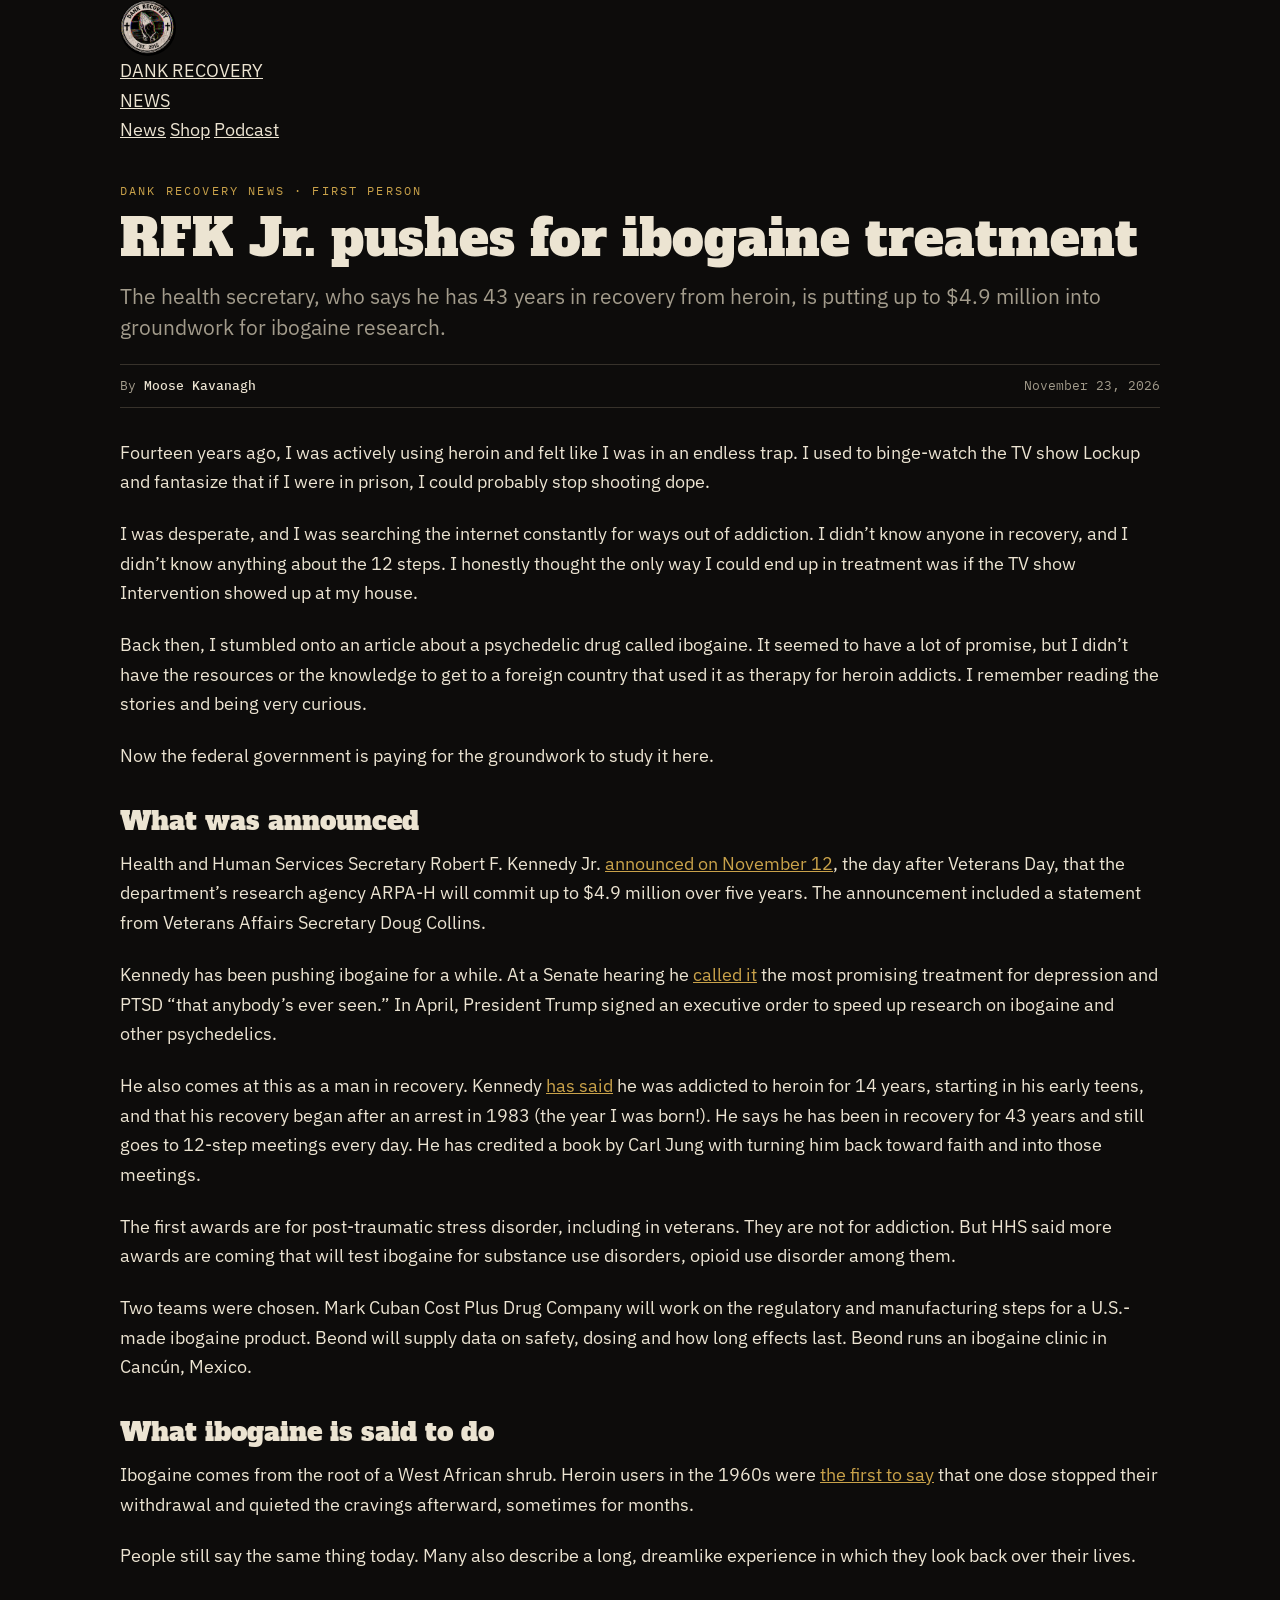
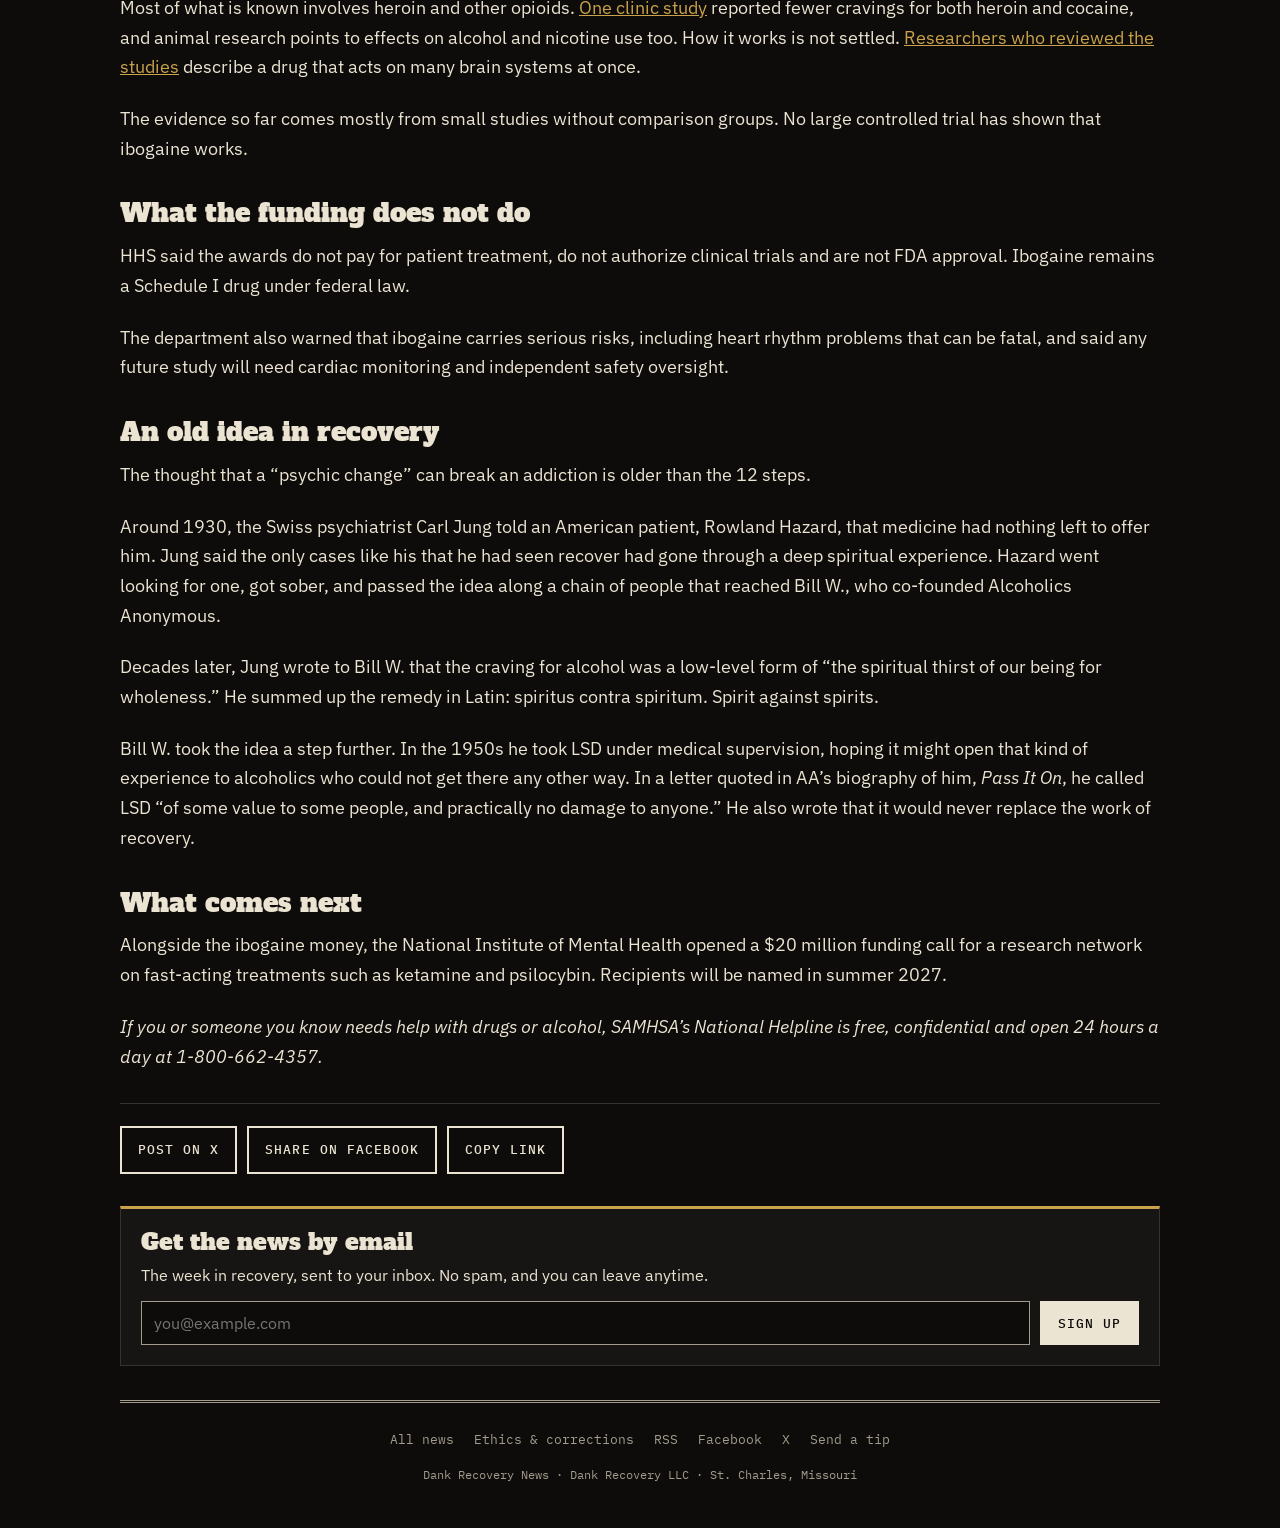
<file: news/rfk-jr-pushes-for-ibogaine-treatment/index.html>
<!DOCTYPE html>
<html lang="en">
<head>
<meta charset="utf-8">
<meta name="viewport" content="width=device-width, initial-scale=1">
<link rel="icon" href="/logo.jpg">
<link rel="alternate" type="application/rss+xml" title="Dank Recovery News" href="/news/feed.xml">
<link rel="preconnect" href="https://fonts.googleapis.com">
<link rel="preconnect" href="https://fonts.gstatic.com" crossorigin>
<link href="https://fonts.googleapis.com/css2?family=Alfa+Slab+One&family=IBM+Plex+Mono:wght@400;500&family=IBM+Plex+Sans:wght@400;500;600&display=swap" rel="stylesheet">
<link rel="stylesheet" href="/news/news.css">
<title>RFK Jr. pushes for ibogaine treatment | Dank Recovery News</title>
<meta name="description" content="The health secretary, who says he has 43 years in recovery from heroin, is putting up to $4.9 million into groundwork for ibogaine research.">
<meta name="author" content="Moose Kavanagh">
<link rel="canonical" href="https://dankrecovery.com/news/rfk-jr-pushes-for-ibogaine-treatment/">
<meta property="og:type" content="article">
<meta property="og:site_name" content="Dank Recovery News">
<meta property="og:title" content="RFK Jr. pushes for ibogaine treatment">
<meta property="og:description" content="The health secretary, who says he has 43 years in recovery from heroin, is putting up to $4.9 million into groundwork for ibogaine research.">
<meta property="og:url" content="https://dankrecovery.com/news/rfk-jr-pushes-for-ibogaine-treatment/">
<meta property="og:image" content="https://dankrecovery.com/news/rfk-jr-pushes-for-ibogaine-treatment/card.png">
<meta property="og:image:width" content="1200">
<meta property="og:image:height" content="630">
<meta property="og:image:alt" content="RFK Jr. pushes for ibogaine treatment">
<meta property="article:published_time" content="2026-11-23">
<meta property="article:author" content="Moose Kavanagh">
<meta name="twitter:card" content="summary_large_image">
<meta name="twitter:site" content="@dankrecovery">
<meta name="twitter:title" content="RFK Jr. pushes for ibogaine treatment">
<meta name="twitter:description" content="The health secretary, who says he has 43 years in recovery from heroin, is putting up to $4.9 million into groundwork for ibogaine research.">
<meta name="twitter:image" content="https://dankrecovery.com/news/rfk-jr-pushes-for-ibogaine-treatment/card.png">
<script type="application/ld+json">{"@context": "https://schema.org", "@type": "NewsArticle", "headline": "RFK Jr. pushes for ibogaine treatment", "description": "The health secretary, who says he has 43 years in recovery from heroin, is putting up to $4.9 million into groundwork for ibogaine research.", "image": ["https://dankrecovery.com/news/rfk-jr-pushes-for-ibogaine-treatment/card.png"], "datePublished": "2026-11-23", "author": {"@type": "Person", "name": "Moose Kavanagh"}, "publisher": {"@type": "Organization", "name": "Dank Recovery News", "logo": {"@type": "ImageObject", "url": "https://dankrecovery.com/logo.jpg"}}, "mainEntityOfPage": "https://dankrecovery.com/news/rfk-jr-pushes-for-ibogaine-treatment/"}</script>
</head>
<body>
<div class="wrap">
  <header class="top">
    <a class="brand" href="/" aria-label="Dank Recovery home">
      <img class="seal" src="/logo.jpg" width="52" height="52" alt="Dank Recovery seal">
      <span><span class="brand-name">DANK RECOVERY</span><br><span class="brand-est">NEWS</span></span>
    </a>
    <nav class="top-nav" aria-label="Sections">
      <a href="/news/" aria-current="page">News</a>
      <a href="https://shop.dankrecovery.com/">Shop</a>
      <a href="/#podcast">Podcast</a>
    </nav>
  </header>
  <main>
    <article class="story">
      <p class="label"><a href="/news/">Dank Recovery News</a> · First Person</p>
      <h1>RFK Jr. pushes for ibogaine treatment</h1>
      <p class="dek">The health secretary, who says he has 43 years in recovery from heroin, is putting up to $4.9 million into groundwork for ibogaine research.</p>
      <p class="byline"><span>By <b>Moose Kavanagh</b></span><time datetime="2026-11-23">November 23, 2026</time></p>
      
      <div class="story-body">
<p>Fourteen years ago, I was actively using heroin and felt like I was in an endless trap. I used to binge-watch the TV show Lockup and fantasize that if I were in prison, I could probably stop shooting dope.</p>
<p>I was desperate, and I was searching the internet constantly for ways out of addiction. I didn&rsquo;t know anyone in recovery, and I didn&rsquo;t know anything about the 12 steps. I honestly thought the only way I could end up in treatment was if the TV show Intervention showed up at my house.</p>
<p>Back then, I stumbled onto an article about a psychedelic drug called ibogaine. It seemed to have a lot of promise, but I didn&rsquo;t have the resources or the knowledge to get to a foreign country that used it as therapy for heroin addicts. I remember reading the stories and being very curious.</p>
<p>Now the federal government is paying for the groundwork to study it here.</p>
<h2>What was announced</h2>
<p>Health and Human Services Secretary Robert F. Kennedy Jr. <a href="https://www.hhs.gov/press-room/hhs-advances-ibogaine-ptsd-research-rapid-acting-mental-health-treatments.html">announced on November 12</a>, the day after Veterans Day, that the department&rsquo;s research agency ARPA-H will commit up to $4.9 million over five years. The announcement included a statement from Veterans Affairs Secretary Doug Collins.</p>
<p>Kennedy has been pushing ibogaine for a while. At a Senate hearing he <a href="https://www.scientificamerican.com/article/rfk-jr-praises-ibogaine-for-depression-treatment-is-the-psychedelic-a-magic-bullet">called it</a> the most promising treatment for depression and PTSD &ldquo;that anybody&rsquo;s ever seen.&rdquo; In April, President Trump signed an executive order to speed up research on ibogaine and other psychedelics.</p>
<p>He also comes at this as a man in recovery. Kennedy <a href="https://www.aol.com/news/rfk-jr-says-overcoming-heroin-204743292.html">has said</a> he was addicted to heroin for 14 years, starting in his early teens, and that his recovery began after an arrest in 1983 (the year I was born!). He says he has been in recovery for 43 years and still goes to 12-step meetings every day. He has credited a book by Carl Jung with turning him back toward faith and into those meetings.</p>
<p>The first awards are for post-traumatic stress disorder, including in veterans. They are not for addiction. But HHS said more awards are coming that will test ibogaine for substance use disorders, opioid use disorder among them.</p>
<p>Two teams were chosen. Mark Cuban Cost Plus Drug Company will work on the regulatory and manufacturing steps for a U.S.-made ibogaine product. Beond will supply data on safety, dosing and how long effects last. Beond runs an ibogaine clinic in Cancún, Mexico.</p>
<h2>What ibogaine is said to do</h2>
<p>Ibogaine comes from the root of a West African shrub. Heroin users in the 1960s were <a href="https://pmc.ncbi.nlm.nih.gov/articles/PMC10556383/">the first to say</a> that one dose stopped their withdrawal and quieted the cravings afterward, sometimes for months.</p>
<p>People still say the same thing today. Many also describe a long, dreamlike experience in which they look back over their lives.</p>
<p>Most of what is known involves heroin and other opioids. <a href="https://pmc.ncbi.nlm.nih.gov/articles/PMC5996271">One clinic study</a> reported fewer cravings for both heroin and cocaine, and animal research points to effects on alcohol and nicotine use too. How it works is not settled. <a href="https://pmc.ncbi.nlm.nih.gov/articles/PMC10556383/">Researchers who reviewed the studies</a> describe a drug that acts on many brain systems at once.</p>
<p>The evidence so far comes mostly from small studies without comparison groups. No large controlled trial has shown that ibogaine works.</p>
<h2>What the funding does not do</h2>
<p>HHS said the awards do not pay for patient treatment, do not authorize clinical trials and are not FDA approval. Ibogaine remains a Schedule I drug under federal law.</p>
<p>The department also warned that ibogaine carries serious risks, including heart rhythm problems that can be fatal, and said any future study will need cardiac monitoring and independent safety oversight.</p>
<h2>An old idea in recovery</h2>
<p>The thought that a &ldquo;psychic change&rdquo; can break an addiction is older than the 12 steps.</p>
<p>Around 1930, the Swiss psychiatrist Carl Jung told an American patient, Rowland Hazard, that medicine had nothing left to offer him. Jung said the only cases like his that he had seen recover had gone through a deep spiritual experience. Hazard went looking for one, got sober, and passed the idea along a chain of people that reached Bill W., who co-founded Alcoholics Anonymous.</p>
<p>Decades later, Jung wrote to Bill W. that the craving for alcohol was a low-level form of &ldquo;the spiritual thirst of our being for wholeness.&rdquo; He summed up the remedy in Latin: spiritus contra spiritum. Spirit against spirits.</p>
<p>Bill W. took the idea a step further. In the 1950s he took LSD under medical supervision, hoping it might open that kind of experience to alcoholics who could not get there any other way. In a letter quoted in AA&rsquo;s biography of him, <em>Pass It On</em>, he called LSD &ldquo;of some value to some people, and practically no damage to anyone.&rdquo; He also wrote that it would never replace the work of recovery.</p>
<h2>What comes next</h2>
<p>Alongside the ibogaine money, the National Institute of Mental Health opened a $20 million funding call for a research network on fast-acting treatments such as ketamine and psilocybin. Recipients will be named in summer 2027.</p>
<p><em>If you or someone you know needs help with drugs or alcohol, SAMHSA&rsquo;s National Helpline is free, confidential and open 24 hours a day at 1-800-662-4357.</em></p>
      </div>
    </article>
    <div class="share" aria-label="Share this story">
      <a class="btn" href="https://twitter.com/intent/tweet?text=RFK%20Jr.%20pushes%20for%20ibogaine%20treatment&amp;url=https%3A//dankrecovery.com/news/rfk-jr-pushes-for-ibogaine-treatment/&amp;via=dankrecovery" target="_blank" rel="noopener">Post on X</a>
      <a class="btn" href="https://www.facebook.com/sharer/sharer.php?u=https%3A//dankrecovery.com/news/rfk-jr-pushes-for-ibogaine-treatment/" target="_blank" rel="noopener">Share on Facebook</a>
      <button class="btn" type="button" id="copy">Copy link</button>
    </div>
    <script>
    document.getElementById('copy').addEventListener('click', function () {
      var b = this, u = 'https://dankrecovery.com/news/rfk-jr-pushes-for-ibogaine-treatment/';
      function ok() { b.textContent = 'Copied'; }
      if (navigator.clipboard) navigator.clipboard.writeText(u).then(ok, function () { prompt('Copy this link:', u); });
      else prompt('Copy this link:', u);
    });
    </script>
    <aside class="signup" aria-labelledby="signup-title">
      <h2 id="signup-title">Get the news by email</h2>
      <p>The week in recovery, sent to your inbox. No spam, and you can leave anytime.</p>
      <form id="signup" novalidate>
        <label class="hp" aria-hidden="true">Leave this empty <input type="text" name="_honey" tabindex="-1" autocomplete="off"></label>
        <input type="email" name="email" autocomplete="email" inputmode="email" placeholder="you@example.com" aria-label="Email" required>
        <button class="btn primary" type="submit">Sign up</button>
      </form>
      <p class="msg" id="signup-msg" role="status" hidden></p>
    </aside>
    <script>
    (function () {
      var f = document.getElementById('signup'), msg = document.getElementById('signup-msg');
      if (!f) return;
      f.addEventListener('submit', function (ev) {
        ev.preventDefault();
        var em = f.elements.email;
        if (!em.value.trim() || !em.checkValidity()) { msg.hidden = false; msg.textContent = 'Enter a valid email address.'; em.focus(); return; }
        var b = new URLSearchParams();
        b.set('email', em.value.trim()); b.set('source', 'news'); b.set('_honey', f.elements._honey.value);
        f.querySelector('button').disabled = true;
        function done() { f.hidden = true; msg.hidden = false; msg.textContent = "You're on the list."; }
        fetch('https://script.google.com/macros/s/AKfycbyEt3vbVzJD7ltwRnEnwiYEEIGz453PrwWQ8f9dHvfg3XHEx8GCQePpcfzzDBb7BaFuDw/exec', { method: 'POST', mode: 'no-cors', body: b }).then(done, done);
      });
    })();
    </script>
  </main>
  <footer>
    <nav class="foot-links" aria-label="More">
      <a href="/news/">All news</a>
      <a href="/news/ethics/">Ethics &amp; corrections</a>
      <a href="/news/feed.xml">RSS</a>
      <a href="https://www.facebook.com/DankRecovery">Facebook</a>
      <a href="https://twitter.com/dankrecovery">X</a>
      <a href="mailto:timothy@dankrecovery.com?subject=News%20tip">Send a tip</a>
    </nav>
    <p class="fine">Dank Recovery News · Dank Recovery LLC · St. Charles, Missouri</p>
  </footer>
</div>
</body>
</html>
</file>
<file: news/news.css>
/* Dank Recovery News: newspaper layout in the Dank Recovery palette (black, bone, brass, slab headlines). */
:root {
  color-scheme: dark;
  --ink: #0d0c0b;
  --panel: #171513;
  --bone: #ece4d2;
  --ash: #a39c8c;
  --rule: #37322b;
  --brass: #c9a24a;
  --flag: #e0483c;
  --display: "Alfa Slab One", "Rockwell", "Georgia", serif;
  --body: "IBM Plex Sans", "Helvetica Neue", Arial, sans-serif;
  --mono: "IBM Plex Mono", "Courier New", monospace;
}
* { box-sizing: border-box; }
html { -webkit-text-size-adjust: 100%; }
body { margin: 0; background: var(--ink); color: var(--bone); font-family: var(--body); font-size: 18px; line-height: 1.65; }
a { color: inherit; }
a:focus-visible, button:focus-visible, input:focus-visible { outline: 2px solid var(--brass); outline-offset: 3px; }
.wrap { max-width: 1080px; margin: 0 auto; padding: 0 20px; }
.col { max-width: 720px; margin: 0 auto; }
.vh { position: absolute; width: 1px; height: 1px; overflow: hidden; clip-path: inset(50%); white-space: nowrap; }

/* Nameplate */
.plate { text-align: center; }
.plate-top { display: flex; justify-content: space-between; align-items: center; gap: 12px; padding: 10px 0; font-family: var(--mono); font-size: 12px; letter-spacing: .06em; color: var(--ash); border-bottom: 1px solid var(--rule); }
.plate-top a { text-decoration: none; }
.plate-top a:hover { color: var(--bone); }
.plate-top .plate-sub { color: var(--ink); background: var(--brass); padding: 5px 10px; font-weight: 500; text-transform: uppercase; letter-spacing: .1em; }
.plate-top .plate-sub:hover { color: var(--ink); background: var(--bone); }
.plate-name { display: inline-flex; align-items: center; gap: 14px; text-decoration: none; padding: 22px 0 18px; font-family: var(--display); font-size: clamp(26px, 6.4vw, 50px); line-height: 1; letter-spacing: .01em; text-transform: uppercase; text-align: left; }
.plate-name b { font-weight: 400; color: var(--brass); }
.seal { width: clamp(40px, 9vw, 56px); height: clamp(40px, 9vw, 56px); flex: none; border-radius: 50%; display: block; object-fit: cover; }
nav.sections { display: flex; justify-content: center; gap: 4px 26px; flex-wrap: wrap; padding: 9px 0; border-top: 3px double var(--ash); border-bottom: 1px solid var(--rule); font-family: var(--mono); font-size: 13px; letter-spacing: .12em; text-transform: uppercase; }
nav.sections a { text-decoration: none; color: var(--ash); padding: 4px 0; border-bottom: 2px solid transparent; }
nav.sections a:hover { color: var(--bone); }
nav.sections a[aria-current] { color: var(--bone); border-bottom-color: var(--brass); }

/* Shared story bits */
.label, .kicker { font-family: var(--mono); font-size: 12px; letter-spacing: .18em; text-transform: uppercase; color: var(--brass); }
.label { margin: 0 0 12px; }
.label a { text-decoration: none; }
.label.flag, .kicker.flag { color: var(--flag); }
.meta { display: flex; flex-wrap: wrap; gap: 4px 12px; align-items: baseline; }
.when { font-family: var(--mono); font-size: 12px; letter-spacing: .1em; text-transform: uppercase; color: var(--ash); }
.rail-title { font-family: var(--mono); font-weight: 500; font-size: 12px; letter-spacing: .18em; text-transform: uppercase; color: var(--ash); margin: 0 0 4px; padding-bottom: 8px; border-bottom: 1px solid var(--rule); }
h1 { font-family: var(--display); font-weight: 400; font-size: clamp(32px, 7vw, 50px); line-height: 1.05; margin: 0 0 16px; text-wrap: balance; }

/* Front page */
.front { display: grid; gap: 34px; grid-template-columns: 1fr; padding: 30px 0 34px; }
@media (min-width: 900px) { .front { grid-template-columns: minmax(0, 1fr) 320px; gap: 44px; } .rail { border-left: 1px solid var(--rule); padding-left: 28px; } }
.section-head { margin: 0 0 24px; padding-bottom: 18px; border-bottom: 1px solid var(--rule); }
.section-head h1 { margin-bottom: 6px; }
.section-head p { margin: 0; color: var(--ash); }
.lead { display: block; text-decoration: none; padding-bottom: 28px; margin-bottom: 26px; border-bottom: 1px solid var(--rule); }
.lead-title { display: block; font-family: var(--display); font-size: clamp(30px, 6.4vw, 48px); line-height: 1.05; margin: 10px 0 12px; text-wrap: balance; }
.lead-dek { display: block; font-size: 20px; line-height: 1.5; color: var(--ash); }
.lead-by { display: block; font-family: var(--mono); font-size: 12px; letter-spacing: .08em; color: var(--ash); margin-top: 14px; }
.lead:hover .lead-title { color: var(--brass); }
ul.stories { list-style: none; margin: 0; padding: 0; }
ul.stories li { border-bottom: 1px solid var(--rule); }
ul.stories a { display: block; padding: 20px 0; text-decoration: none; }
ul.stories .title { display: block; font-family: var(--display); font-size: 23px; line-height: 1.15; margin: 6px 0; }
ul.stories .sub { display: block; color: var(--ash); font-size: 16px; line-height: 1.5; }
ul.stories a:hover .title { color: var(--brass); }
.empty { color: var(--ash); padding: 22px 0; margin: 0; }
.rail-box { margin: 0 0 26px; font-size: 15px; line-height: 1.55; }
.rail-box p { margin: 10px 0 0; color: var(--ash); }
.rail-box a { color: var(--bone); }
.rail .signup { margin-top: 0; }

/* Article */
article.story { padding: 36px 0 10px; }
.dek { font-size: 21px; line-height: 1.45; color: var(--ash); margin: 0 0 22px; }
.byline { font-family: var(--mono); font-size: 13px; color: var(--ash); border-top: 1px solid var(--rule); border-bottom: 1px solid var(--rule); padding: 10px 0; margin: 0 0 30px; display: flex; flex-wrap: wrap; justify-content: space-between; gap: 4px 14px; }
.byline b { color: var(--bone); font-weight: 500; }
.story-body p, .story-body ul, .story-body ol { margin: 0 0 22px; }
.story-body h2 { font-family: var(--display); font-weight: 400; font-size: 26px; line-height: 1.15; margin: 36px 0 12px; }
.story-body blockquote { margin: 0 0 22px; padding: 4px 0 4px 18px; border-left: 3px solid var(--brass); color: var(--bone); font-size: 20px; }
.story-body blockquote p:last-child { margin-bottom: 0; }
.story-body a { color: var(--brass); }
.story-body img { max-width: 100%; height: auto; display: block; }
.updated { font-family: var(--mono); font-size: 13px; color: var(--ash); background: var(--panel); border: 1px solid var(--rule); padding: 10px 12px; margin: 0 0 22px; }
.author-box { border-top: 1px solid var(--rule); padding: 16px 0 6px; font-size: 15px; line-height: 1.55; color: var(--ash); }
.author-box p { margin: 0; }
.author-box a { color: var(--bone); }
.more { padding: 0 0 20px; }

.share { display: flex; flex-wrap: wrap; gap: 10px; padding: 22px 0; border-top: 1px solid var(--rule); }
.btn { display: inline-block; text-decoration: none; font-family: var(--mono); font-weight: 500; font-size: 13px; letter-spacing: .08em; text-transform: uppercase; padding: 11px 16px; border: 2px solid var(--bone); background: none; color: var(--bone); cursor: pointer; border-radius: 0; }
.btn:hover { border-color: var(--brass); color: var(--brass); }
.btn.primary { background: var(--bone); color: var(--ink); }
.btn.primary:hover { background: var(--brass); border-color: var(--brass); color: var(--ink); }

.signup { background: var(--panel); border: 1px solid var(--rule); border-top: 3px solid var(--brass); padding: 20px; margin: 10px 0 34px; }
.signup h2 { font-family: var(--display); font-weight: 400; font-size: 23px; line-height: 1.15; margin: 0 0 8px; }
.signup p { margin: 0 0 14px; font-size: 16px; line-height: 1.5; }
.signup form { display: flex; flex-wrap: wrap; gap: 10px; }
.signup input[type="email"] { flex: 1 1 200px; min-width: 0; font: 16px var(--body); padding: 11px 12px; border-radius: 0; background: var(--ink); color: var(--bone); border: 1px solid var(--ash); }
.signup .hp { position: absolute; left: -9999px; width: 1px; height: 1px; overflow: hidden; }
.signup .msg { font-family: var(--mono); font-size: 13px; color: var(--brass); margin: 10px 0 0; }
.signup .tiny { font-family: var(--mono); font-size: 12px; color: var(--ash); margin: 12px 0 0; }

/* Plain pages (about, ethics, privacy) */
.page { padding: 36px 0 20px; }
.page h2 { font-family: var(--display); font-weight: 400; font-size: 24px; line-height: 1.2; margin: 30px 0 8px; }
.page p, .page ul { margin: 0 0 16px; }
.page a { color: var(--brass); }

footer { padding: 26px 0 44px; border-top: 3px double var(--ash); text-align: center; }
.foot-links { display: flex; flex-wrap: wrap; justify-content: center; gap: 8px 20px; font-family: var(--mono); font-size: 13px; margin-bottom: 14px; }
.foot-links a { text-decoration: none; color: var(--ash); }
.foot-links a:hover { color: var(--brass); }
.fine { font-family: var(--mono); font-size: 12px; color: var(--ash); margin: 0; }
@media (max-width: 480px) { nav.sections { gap: 4px 16px; font-size: 12px; letter-spacing: .08em; } }
</file>
